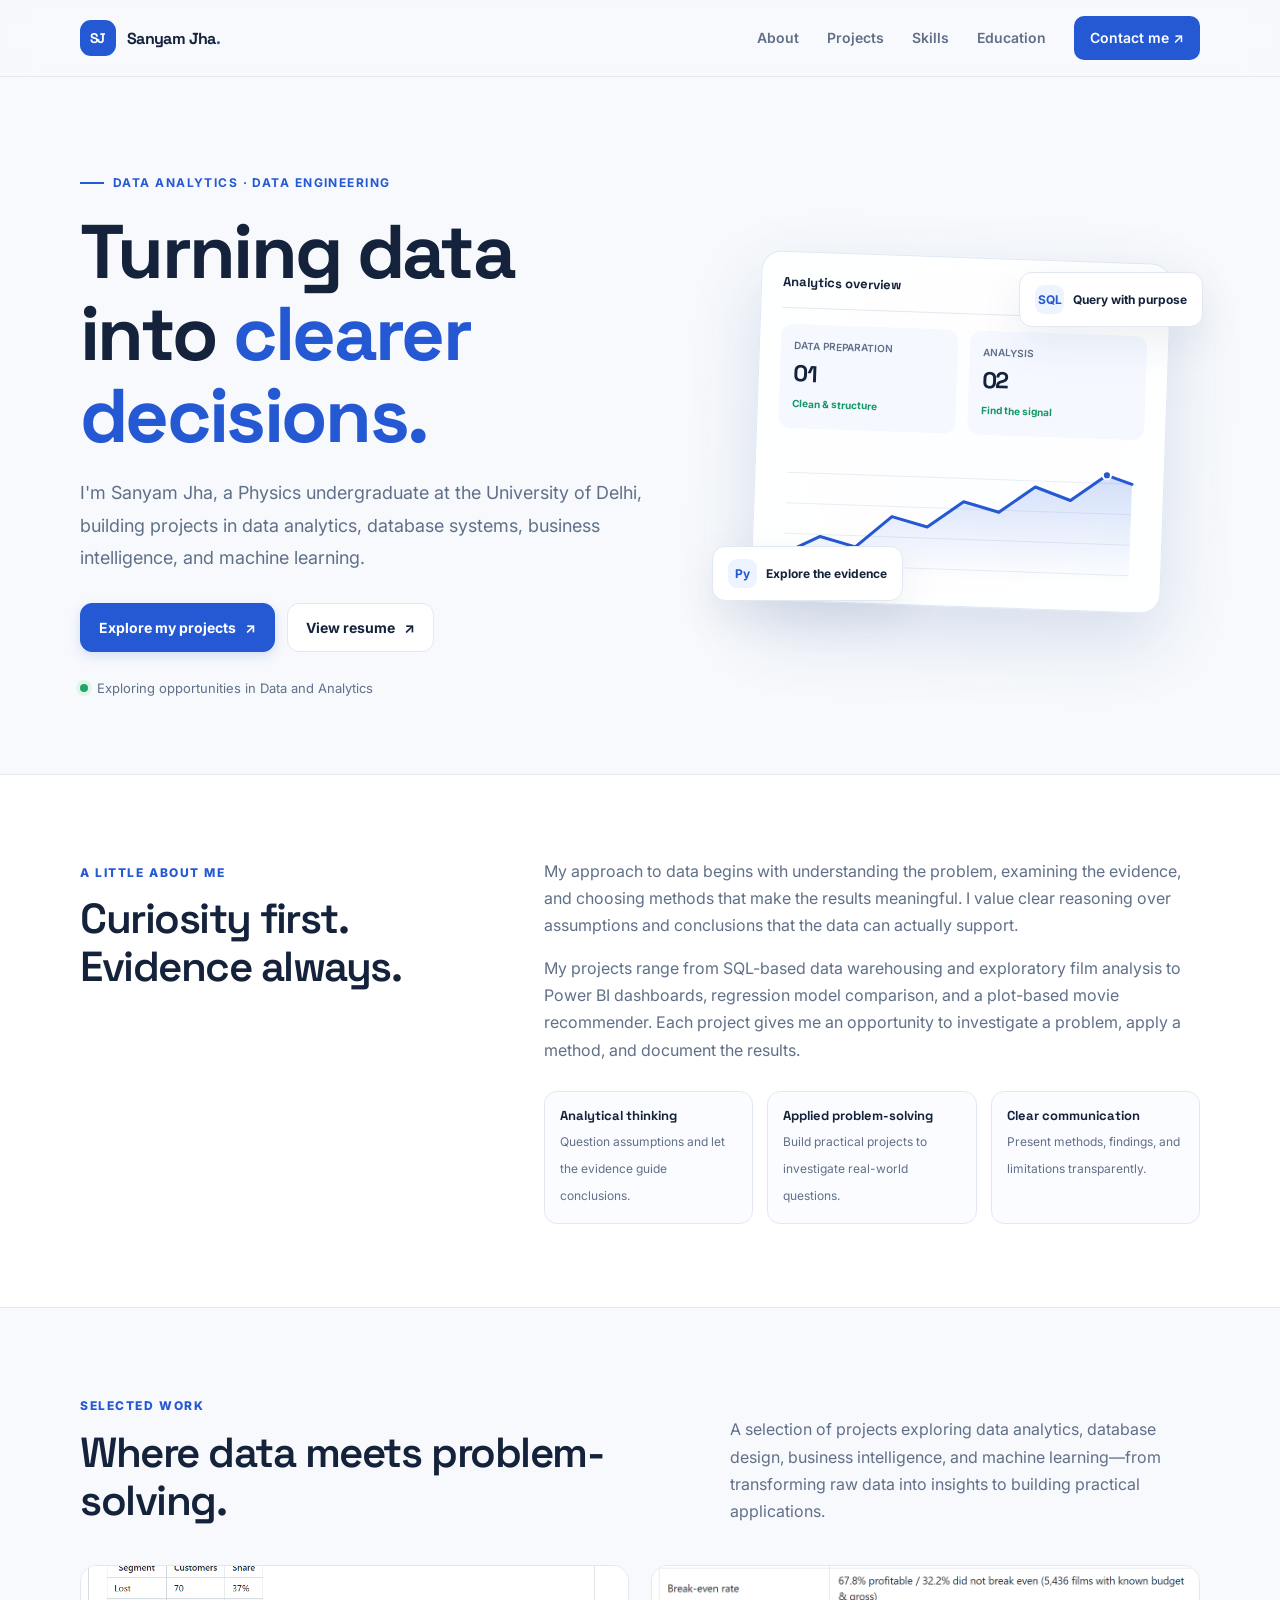
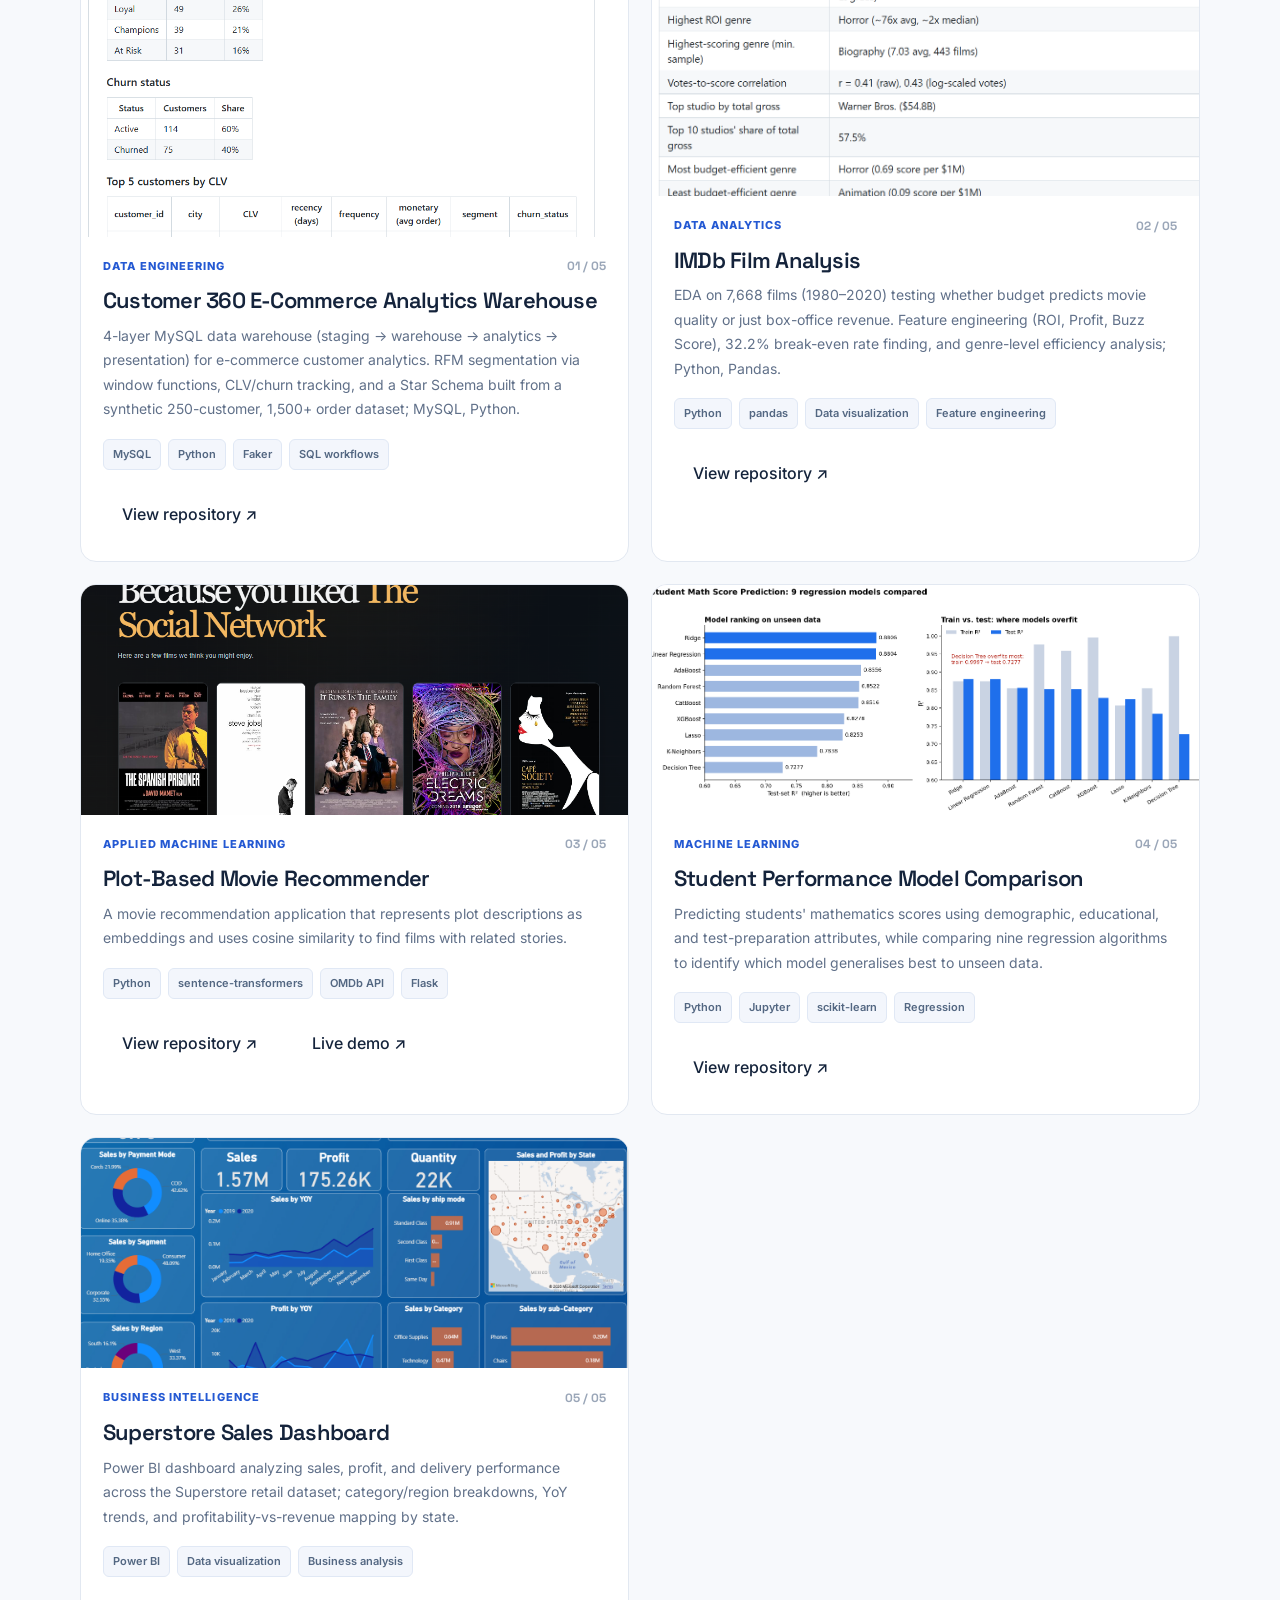
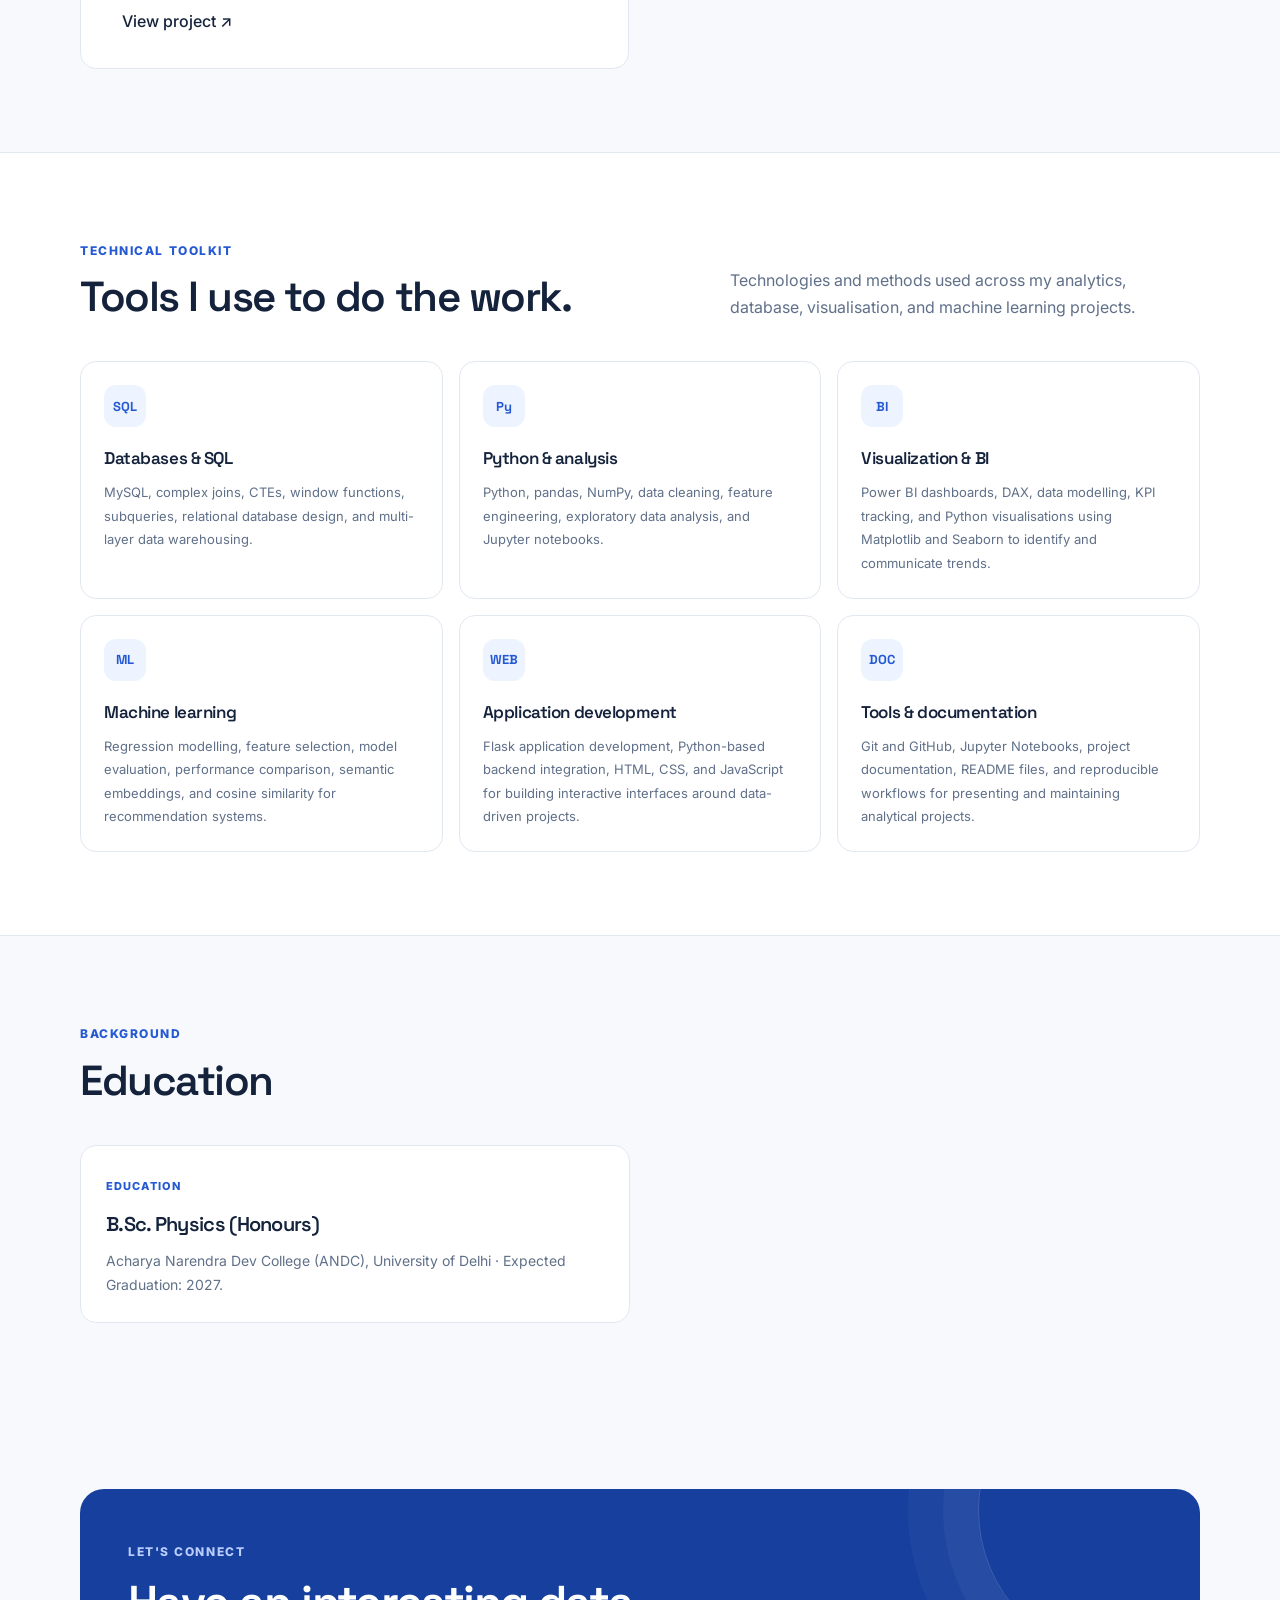
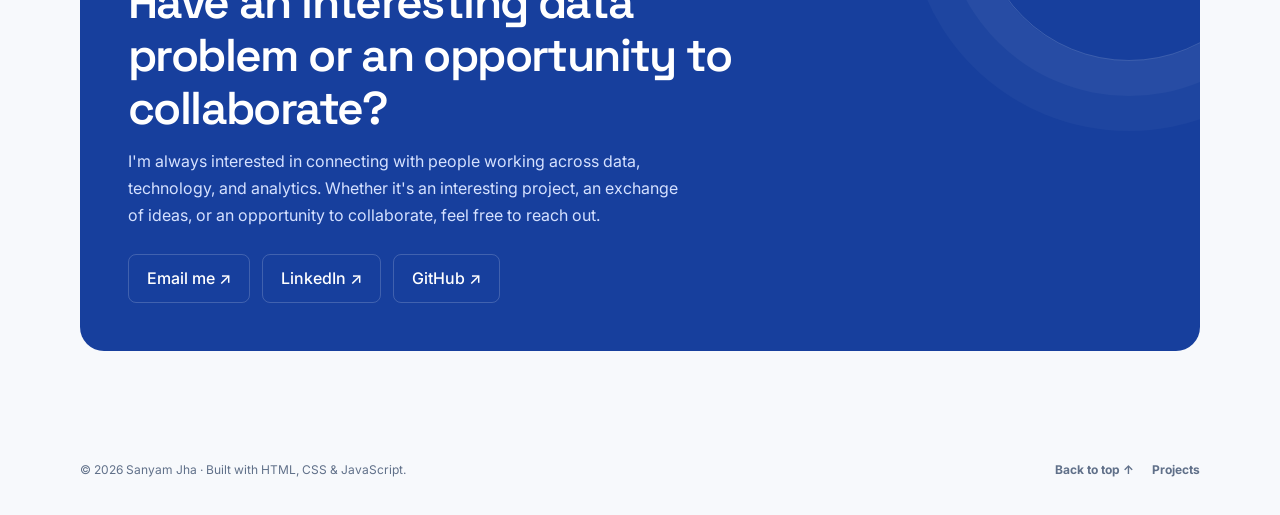
<file: Downloads/Portfolio/index.html>
<!doctype html>
<html lang="en">
<head>
  <meta charset="utf-8">
  <meta name="viewport" content="width=device-width, initial-scale=1">
  <meta name="theme-color" content="#f7f9fc">
  <meta name="description" content="Explore Sanyam Jha's portfolio of SQL data warehousing, Python data analysis, Power BI dashboards, and machine learning projects.">
  <title>Sanyam Jha — Data & Analytics Portfolio</title>
  <link rel="stylesheet" href="./style.css">

  <link rel="preconnect" href="https://fonts.googleapis.com">
  <link rel="preconnect" href="https://fonts.gstatic.com" crossorigin>
  <link href="https://fonts.googleapis.com/css2?family=Inter:wght@400;500;600;700;800&family=Space+Grotesk:wght@400;500;600;700&display=swap" rel="stylesheet">
  
  </head>
<body>
  <header class="site-header">
    <nav class="nav container" aria-label="Main navigation">
      <a class="brand" href="#home" aria-label="Sanyam Jha, home">
        <span class="brand-mark">SJ</span><span>Sanyam Jha<span style="color:var(--blue)">.</span></span>
      </a><button type="button" class="menu-toggle" id="menuToggle" aria-expanded="false" aria-controls="navLinks" aria-label="Toggle navigation menu"> Menu ☰</button>
      <div class="nav-links" id="navLinks">
        <a href="#about">About</a>
        <a href="#projects">Projects</a>
        <a href="#skills">Skills</a>
        <a href="#education">Education</a>
        <a class="nav-cta" href="#contact">Contact me ↗</a>
      </div>
    </nav>
  </header>

  <main>
    <section class="hero" id="home">
      <div class="container hero-grid">
        <div>
          <span class="eyebrow">Data Analytics · Data Engineering</span>
          <h1>Turning data into <span>clearer decisions.</span></h1>
          <p class="hero-copy">I'm Sanyam Jha, a Physics undergraduate at the University of Delhi, building projects in data analytics, database systems, business intelligence, and machine learning.</p>
          <div class="hero-actions">
            <a class="button primary" href="#projects">Explore my projects <span aria-hidden="true">↗</span></a>
            <a class="button" href="./resume.pdf" target="_blank" rel="noopener">View resume <span aria-hidden="true">↗</span></a>
          </div>
          <div class="hero-note"><span class="status-dot" aria-hidden="true"></span> Exploring opportunities in Data and Analytics</div>
          
        </div>
        <div class="hero-art" aria-label="Illustration of an analytics dashboard">
          <div class="art-glow" aria-hidden="true"></div>
          <div class="analytics-window">
            <div class="window-top"><span class="window-label">Analytics overview</span><span class="window-dots" aria-hidden="true"><i></i><i></i><i></i></span></div>
            <div class="metric-row">
              <div class="metric"><small>DATA PREPARATION</small><strong>01</strong><em>Clean & structure</em></div>
              <div class="metric"><small>ANALYSIS</small><strong>02</strong><em>Find the signal</em></div>
            </div>
            <div class="chart">
              <svg viewBox="0 0 340 125" role="img" aria-label="Decorative line chart showing a rising trend">
                <defs><linearGradient id="areaFill" x1="0" x2="0" y1="0" y2="1"><stop offset="0%" stop-color="#4e7fe8" stop-opacity=".25"/><stop offset="100%" stop-color="#4e7fe8" stop-opacity="0"/></linearGradient></defs>
                <path class="chart-grid" d="M0 20H340 M0 50H340 M0 80H340 M0 110H340"/>
                <path class="chart-area" d="M0 100 L35 82 L70 91 L105 60 L140 69 L175 43 L210 52 L245 26 L280 38 L315 12 L340 20 L340 120 L0 120Z"/>
                <path class="chart-line" d="M0 100 L35 82 L70 91 L105 60 L140 69 L175 43 L210 52 L245 26 L280 38 L315 12 L340 20"/>
                <circle cx="315" cy="12" r="4" fill="#2459d3" stroke="white" stroke-width="2"/>
              </svg>
            </div>
          </div>
          <div class="float-chip chip-one"><span class="chip-icon">SQL</span><span>Query with purpose</span></div>
          <div class="float-chip chip-two"><span class="chip-icon">Py</span><span>Explore the evidence</span></div>
        </div>
      </div>
    </section>

    <section class="about-band" id="about">
      <div class="container about-grid">
        <div><span class="section-label">A little about me</span><h2>Curiosity first.<br>Evidence always.</h2></div>
        <div class="about-copy">
          <p>My approach to data begins with understanding the problem, examining the evidence, and choosing methods that make the results meaningful. I value clear reasoning over assumptions and conclusions that the data can actually support.</p>
          <p>My projects range from SQL-based data warehousing and exploratory film analysis to Power BI dashboards, regression model comparison, and a plot-based movie recommender. Each project gives me an opportunity to investigate a problem, apply a method, and document the results.</p>
          <div class="principles">
            <div class="principle"><strong>Analytical thinking</strong><span>Question assumptions and let the evidence guide conclusions.</span></div>
            <div class="principle"><strong>Applied problem-solving</strong><span>Build practical projects to investigate real-world questions.</span></div>
            <div class="principle"><strong>Clear communication</strong><span>Present methods, findings, and limitations transparently.</span></div>
          </div>
        </div>
      </div>
    </section>

    <section id="projects">
      <div class="container">
        <div class="section-head">
          <div><span class="section-label">Selected work</span><h2>Where data meets problem-solving.</h2></div>
          <p>A selection of projects exploring data analytics, database design, business intelligence, and machine learning—from transforming raw data into insights to building practical applications.</p>
        </div>
        <div class="projects-grid">
          <article class="project-card">
            <div class="project-visual">
              <img src="images/customer-360.png" alt="Screenshot of the Customer 360 database schema or workflow" onerror="this.style.display='none'">
              <div class="visual-fallback database-visual" aria-hidden="true">
                <div class="db-table"><strong>customers</strong><span>customer_id · PK</span><span>name</span><span>segment</span></div><span class="db-link">↔</span>
                <div class="db-table"><strong>orders</strong><span>order_id · PK</span><span>customer_id · FK</span><span>order_total</span></div><span class="db-link">↔</span>
                <div class="db-table"><strong>order_items</strong><span>item_id · PK</span><span>order_id · FK</span><span>product_id</span></div>
              </div>
            </div>
            <div class="project-body">
              <div class="project-topline"><span class="project-type">Data engineering</span><span class="project-number">01 / 05</span></div>
              <h3>Customer 360 E-Commerce Analytics Warehouse</h3>
              <p>4-layer MySQL data warehouse (staging → warehouse → analytics → presentation) for e-commerce customer analytics. RFM segmentation via window functions, CLV/churn tracking, and a Star Schema built from a synthetic 250-customer, 1,500+ order dataset; MySQL, Python.</p>
              <div class="tags"><span class="tag">MySQL</span><span class="tag">Python</span><span class="tag">Faker</span><span class="tag">SQL workflows</span></div>
              <div class="project-links"><a class="text-link placeholder-link" href="https://github.com/sanyam410/customer-360-ecommerce-analytics" data-label="Customer 360 GitHub repository">View repository ↗</a></div>
            </div>
          </article>

          <article class="project-card">
            <div class="project-visual alt">
              <img src="images/imdb-analysis.png" alt="Screenshot of visualizations from the IMDb film analysis project" onerror="this.style.display='none'">
              <div class="visual-fallback mini-window" aria-hidden="true">
                <div class="mini-bar"><span>IMDb · EXPLORATORY ANALYSIS</span><span>OVERVIEW</span></div>
                <div class="mini-content"><div class="mini-box"><span>FEATURE ENGINEERING</span><b>ROI</b></div><div class="mini-box"><span>ANALYSIS</span><b>KPIs</b></div></div>
                <div class="mini-bars"><i></i><i></i><i></i><i></i><i></i><i></i></div>
              </div>
            </div>
            <div class="project-body">
              <div class="project-topline"><span class="project-type">Data analytics</span><span class="project-number">02 / 05</span></div>
              <h3>IMDb Film Analysis</h3>
              <p>EDA on 7,668 films (1980–2020) testing whether budget predicts movie quality or just box-office revenue. Feature engineering (ROI, Profit, Buzz Score), 32.2% break-even rate finding, and genre-level efficiency analysis; Python, Pandas.</p>
              <div class="tags"><span class="tag">Python</span><span class="tag">pandas</span><span class="tag">Data visualization</span><span class="tag">Feature engineering</span></div>
              <div class="project-links"><a class="text-link placeholder-link" href="https://github.com/sanyam410/IMDB-1980-2020-Analysis" data-label="IMDb Film Analysis GitHub repository">View repository ↗</a></div>
            </div>
          </article>

          <article class="project-card">
            <div class="project-visual warm">
              <img src="images/movie-recommender.png" alt="Screenshot of the movie recommender website and recommendations" onerror="this.style.display='none'">
              <div class="visual-fallback movie-visual" aria-hidden="true">           </div>
            </div>
            <div class="project-body">
              <div class="project-topline"><span class="project-type">Applied machine learning</span><span class="project-number">03 / 05</span></div>
              <h3>Plot-Based Movie Recommender</h3>
              <p>A movie recommendation application that represents plot descriptions as embeddings and uses cosine similarity to find films with related stories.</p>
              <div class="tags"><span class="tag">Python</span><span class="tag">sentence-transformers</span><span class="tag">OMDb API</span><span class="tag">Flask</span></div>
              <div class="project-links"><a class="text-link placeholder-link" href="https://github.com/sanyam410/cinematch-sanyam" data-label="Movie recommender GitHub repository">View repository ↗</a><a class="text-link placeholder-link" href="https://cinematch-sanyam.onrender.com/" data-label="Movie recommender live demo">Live demo ↗</a></div>
            </div>
          </article>

          <article class="project-card">
            <div class="project-visual purple">
              <img src="images/model_comparison.png" alt="Screenshot of student performance regression model comparison results" onerror="this.style.display='none'">
              <div class="visual-fallback model-chart" aria-hidden="true">
                
              </div>
            </div>
            <div class="project-body">
              <div class="project-topline"><span class="project-type">Machine learning</span><span class="project-number">04 / 05</span></div>
              <h3>Student Performance Model Comparison</h3>
              <p>Predicting students' mathematics scores using demographic, educational, and test-preparation attributes, while comparing nine regression algorithms to identify which model generalises best to unseen data.</p>
              <div class="tags"><span class="tag">Python</span><span class="tag">Jupyter</span><span class="tag">scikit-learn</span><span class="tag">Regression</span></div>
              <div class="project-links"><a class="text-link placeholder-link" href="https://github.com/sanyam410/Student_Performance" data-label="Student performance model comparison repository">View repository ↗</a></div>
            </div>
          </article>

          <article class="project-card">
            <div class="project-visual alt">
              <img src="images/superstore-dashboard.png" alt="Screenshot of the Power BI Superstore sales dashboard" onerror="this.style.display='none'">
              <div class="visual-fallback mini-window" aria-hidden="true">
                <div class="mini-bar"><span>SUPERSTORE SALES</span><span>POWER BI</span></div>
                <div class="mini-content"><div class="mini-box"><span>SALES</span><b>KPIs</b></div><div class="mini-box"><span>PROFIT</span><b>Trends</b></div></div>
                <div class="mini-bars"><i></i><i></i><i></i><i></i><i></i><i></i></div>
              </div>
            </div>
            <div class="project-body">
              <div class="project-topline"><span class="project-type">Business intelligence</span><span class="project-number">05 / 05</span></div>
              <h3>Superstore Sales Dashboard</h3>
              <p>Power BI dashboard analyzing sales, profit, and delivery performance across the Superstore retail dataset; category/region breakdowns, YoY trends, and profitability-vs-revenue mapping by state.</p>
              <div class="tags"><span class="tag">Power BI</span><span class="tag">Data visualization</span><span class="tag">Business analysis</span></div>
              <div class="project-links"><a class="text-link placeholder-link" href="https://github.com/sanyam410/Super_store-Dataset-Dashboard" data-label="Superstore dashboard project or report">View project ↗</a></div>
            </div>
          </article>
        </div>
      </div>
    </section>

    <section class="skills-section" id="skills">
      <div class="container">
        <div class="section-head">
          <div><span class="section-label">Technical toolkit</span><h2>Tools I use to do the work.</h2></div>
          <p>Technologies and methods used across my analytics, database, visualisation, and machine learning projects.</p>
        </div>
        <div class="skills-grid">
          <article class="skill-card"><div class="skill-icon">SQL</div><h3>Databases & SQL</h3><p>MySQL, complex joins, CTEs, window functions, subqueries, relational database design, and multi-layer data warehousing.</p></article>
          <article class="skill-card"><div class="skill-icon">Py</div><h3>Python & analysis</h3><p>Python, pandas, NumPy, data cleaning, feature engineering, exploratory data analysis, and Jupyter notebooks.</p></article>
          <article class="skill-card"><div class="skill-icon">BI</div><h3>Visualization & BI</h3><p>Power BI dashboards, DAX, data modelling, KPI tracking, and Python visualisations using Matplotlib and Seaborn to identify and communicate trends.</p></article>
          <article class="skill-card"><div class="skill-icon">ML</div><h3>Machine learning</h3><p>Regression modelling, feature selection, model evaluation, performance comparison, semantic embeddings, and cosine similarity for recommendation systems.</p></article>
          <article class="skill-card"><div class="skill-icon">WEB</div><h3>Application development</h3><p>Flask application development, Python-based backend integration, HTML, CSS, and JavaScript for building interactive interfaces around data-driven projects.</p></article>
          <article class="skill-card"><div class="skill-icon">DOC</div><h3>Tools & documentation</h3><p>Git and GitHub, Jupyter Notebooks, project documentation, README files, and reproducible workflows for presenting and maintaining analytical projects.</p></article>
        </div>
      </div>
    </section>

    <section id="education">
      <div class="container">
        <div class="section-head">
          <div><span class="section-label">Background</span><h2>Education</h2></div>
          
        </div>
        <div class="education-grid">
          <article class="info-card"><span class="info-kicker">Education</span><h3>B.Sc. Physics (Honours)</h3><p>Acharya Narendra Dev College (ANDC), University of Delhi · Expected Graduation: 2027.</p></article>
          
        </div>
      </div>
    </section>

    <section id="contact">
      <div class="container">
        <div class="contact-panel">
          <span class="section-label">Let's connect</span>
          <h2>Have an interesting data problem or an opportunity to collaborate?</h2>
          <p>I'm always interested in connecting with people working across data, technology, and analytics. Whether it's an interesting project, an exchange of ideas, or an opportunity to collaborate, feel free to reach out.</p>
          
          <div class="hero-actions">
           <a class="text-link" href="mailto:sanyamjha420@gmail.com">Email me ↗</a>
           <a class="text-link" href="https://www.linkedin.com/in/sanyamjha/" 
           target="_blank"
           rel="noopener noreferrer">LinkedIn ↗
           </a>

           <a class="text-link" href="https://github.com/sanyam410" target="_blank" rel="noopener noreferrer">
            GitHub ↗
           </a>
          </div>

          
        </div>
      </div>
    </section>
  </main>

  <footer>
    <div class="container footer-row">
      <span>© <span id="year"></span> Sanyam Jha · Built with HTML, CSS & JavaScript.</span>
      <div class="footer-links"><a href="#home">Back to top ↑</a><a href="#projects">Projects</a></div>
    </div>
  </footer>
  <script src="./script.js"></script>
</body>
</html>
</file>
<file: Downloads/Portfolio/style.css>
:root {
      --bg: #f7f9fc;
      --surface: #ffffff;
      --ink: #14233b;
      --muted: #607089;
      --line: #e2e8f1;
      --blue: #2459d3;
      --blue-dark: #1945ad;
      --blue-soft: #edf3ff;
      --mint: #eaf8f2;
      --shadow: 0 16px 44px rgba(24, 48, 88, .08);
      --radius: 20px;
      --head: "Space Grotesk", system-ui, sans-serif;
      --body: "Inter", system-ui, sans-serif;
    }
    * { box-sizing: border-box; }
    html { scroll-behavior: smooth; scroll-padding-top: 90px; }
    body {
      margin: 0;
      background: var(--bg);
      color: var(--ink);
      font: 16px/1.7 var(--body);
      -webkit-font-smoothing: antialiased;
    }
    a { color: inherit; }
    a:focus-visible, button:focus-visible { outline: 3px solid #8eb0ff; outline-offset: 4px; }
    img { max-width: 100%; display: block; }
    .container { width: min(1120px, calc(100% - 40px)); margin-inline: auto; }
    .site-header {
      position: sticky; top: 0; z-index: 20;
      background: rgba(247, 249, 252, .9);
      backdrop-filter: blur(16px);
      border-bottom: 1px solid rgba(226, 232, 241, .9);
    }
    .nav { min-height: 76px; display: flex; align-items: center; justify-content: space-between; gap: 24px; }
    .brand { display: inline-flex; align-items: center; gap: 11px; text-decoration: none; font: 800 16px var(--head); letter-spacing: -.04em; white-space: nowrap; }
    .brand-mark { width: 36px; height: 36px; display: grid; place-items: center; border-radius: 11px; background: var(--blue); color: white; font-size: 14px; letter-spacing: -.05em; }
    .nav-links { display: flex; align-items: center; gap: 28px; }
    .nav-links a { position: relative;color: var(--muted); text-decoration: none; font-size: 14px; font-weight: 600; transition: color .2s; }
    .nav-links a:hover { color: var(--blue); }
    .nav-links .nav-cta { padding: 10px 16px; border-radius: 10px; color: white; background: var(--blue); }
    .nav-links .nav-cta:hover { color: white; background: var(--blue-dark); }
    .menu-toggle { display: none; border: 1px solid var(--line); border-radius: 10px; background: white; color: var(--ink); padding: 9px 12px; font: 600 14px var(--body); }
    .hero { padding: 88px 0 74px; overflow: hidden; }
    .hero-grid { display: grid; grid-template-columns: 1.1fr .9fr; align-items: center; gap: 56px; }
    .eyebrow { display: inline-flex; align-items: center; gap: 9px; color: var(--blue); text-transform: uppercase; letter-spacing: .12em; font-size: 12px; font-weight: 700; }
    .eyebrow::before { content: ""; width: 24px; height: 2px; background: currentColor; }
    h1, h2, h3, p { margin-top: 0; }
    h1, h2, h3 { font-family: var(--head); letter-spacing: -0.035em;font-weight: 600; }
    h1 { max-width: 680px; margin: 18px 0 20px; font-size: clamp(44px, 6.2vw, 76px); line-height: 1.08; font-weight: 800; }
    h1 span { color: var(--blue); }
    .hero-copy { max-width: 600px; color: var(--muted); font-size: 18px; line-height: 1.8; margin-bottom: 28px; }
    .hero-actions { display: flex; flex-wrap: wrap; gap: 12px; }
    .button { display: inline-flex; justify-content: center; align-items: center; gap: 9px; min-height: 48px; padding: 12px 18px; border: 1px solid var(--line); border-radius: 12px; background: white; text-decoration: none; font-weight: 700; font-size: 14px; transition: transform .2s, box-shadow .2s, background .2s; }
    .button:hover { transform: translateY(-2px); box-shadow: 0 8px 22px rgba(24, 48, 88, .1); }
    .button.primary { color: white; border-color: var(--blue); background: var(--blue);box-shadow: 0 4px 12px rgba(36, 89, 211, 0.16); }
    .button.primary:hover { background: var(--blue-dark);
    border-color: var(--blue-dark);
    box-shadow: 0 6px 16px rgba(36, 89, 211, 0.24);
    transform: translateY(-2px); }
    .button svg { width: 16px; height: 16px; }
    .hero-note { display: flex; align-items: center; gap: 9px; margin-top: 25px; color: var(--muted); font-size: 13px; }
    .status-dot { width: 8px; height: 8px; border-radius: 50%; background: #20a56b; box-shadow: 0 0 0 4px #dff6e9; }
    .hero-art { min-height: 390px; position: relative; display: grid; place-items: center; }
    .art-glow { position: absolute; width: 340px; height: 340px; border-radius: 50%; background: radial-gradient(circle, #dce8ff 0, #eaf0ff 48%, rgba(247,249,252,0) 72%); }
    .analytics-window { position: relative; width: min(100%, 410px); padding: 21px; border: 1px solid #e1e8f5; border-radius: 20px; background: rgba(255,255,255,.94); box-shadow: 0 28px 70px rgba(33, 71, 145, .15); transform: rotate(2deg); }
    .window-top { display: flex; justify-content: space-between; align-items: center; padding-bottom: 17px; border-bottom: 1px solid var(--line); }
    .window-label { font: 700 13px var(--head); }
    .window-dots { display: flex; gap: 5px; }
    .window-dots i { width: 6px; height: 6px; background: #cbd5e4; border-radius: 50%; }
    .metric-row { display: grid; grid-template-columns: repeat(2,1fr); gap: 12px; margin: 16px 0; }
    .metric { padding: 13px; border-radius: 12px; background: #f5f8ff; }
    .metric small { display: block; color: var(--muted); font-size: 10px; font-weight: 600; }
    .metric strong { display: block; margin-top: 4px; font: 800 23px var(--head); letter-spacing: -.05em; }
    .metric em { color: #159765; font-style: normal; font-size: 10px; font-weight: 700; }
    .chart { height: 135px; padding: 8px 2px 0; }
    .chart svg { width: 100%; height: 100%; overflow: visible; }
    .chart-grid { stroke: #e8edf6; stroke-width: 1; }
    .chart-area { fill: url(#areaFill); }
    .chart-line { fill: none; stroke: var(--blue); stroke-width: 3; stroke-linecap: round; stroke-linejoin: round; }
    .float-chip { position: absolute; display: flex; align-items: center; gap: 9px; padding: 12px 15px; border: 1px solid var(--line); border-radius: 13px; background: white; box-shadow: var(--shadow); font-size: 12px; font-weight: 700; }
    .float-chip .chip-icon { width: 29px; height: 29px; display: grid; place-items: center; border-radius: 9px; color: var(--blue); background: var(--blue-soft); font-size: 12px; }
    .chip-one { top: 35px; right: -3px; }
    .chip-two { bottom: 26px; left: -9px; }
    section { padding: 83px 0; }
    .section-head { display: flex; justify-content: space-between; align-items: end; gap: 32px; margin-bottom: 40px; }
    .section-head h2 { margin: 10px 0 0; font-size: clamp(30px, 4vw, 42px); line-height: 1.15; }
    .section-head p { max-width: 470px; margin: 0; color: var(--muted); }
    .section-label { color: var(--blue); font-size: 12px; font-weight: 800; text-transform: uppercase; letter-spacing: .13em; }
    .about-band { background: white; border-block: 1px solid var(--line); }
    .about-grid { display: grid; grid-template-columns: .75fr 1.25fr; gap: 70px; align-items: start; }
    .about-grid h2 { margin: 10px 0 0; font-size: clamp(30px, 4vw, 42px); line-height: 1.15; }
    .about-copy p { color: var(--muted); margin-bottom: 16px; }
    .about-copy p:last-child { margin-bottom: 0; }
    .principles { display: grid; grid-template-columns: repeat(3,1fr); gap: 14px; margin-top: 27px; }
    .principle { padding: 15px; border: 1px solid var(--line); border-radius: 13px; background: #fbfcff; }
    .principle strong { display: block; margin-bottom: 3px; font: 700 13px var(--head); }
    .principle span { color: var(--muted); font-size: 12px; line-height: 1.5; }
    .projects-grid { display: grid; grid-template-columns: repeat(2,minmax(0,1fr)); gap: 22px; }
    .project-card { min-width: 0; overflow: hidden; border: 1px solid var(--line); border-radius: 16px; background: white; transition:transform .25s ease, box-shadow .25s ease, border-color .25s ease; }
    .project-card:hover { transform: translateY(-4px);
    border-color: #b8caf2;
    box-shadow: 0 14px 32px rgba(24, 48, 88, 0.10); }
    .project-visual { position: relative; display: grid; place-items: center; min-height: 230px; overflow: hidden; padding: 18px; background: #edf3ff; }
    .project-visual.alt { background: #eef8f4; }
    .project-visual.warm { background: #fff5e9; }
    .project-visual.purple { background: #f2efff; }
    .project-visual img { position: absolute; inset: 0; width: 100%; height: 100%; object-fit: cover; }
    .project-visual img:not([src]), .project-visual img[src=""] { display: none; }
    .visual-fallback { width: min(100%, 420px); }
    .mini-window { overflow: hidden; border: 1px solid rgba(30,56,97,.1); border-radius: 12px; background: rgba(255,255,255,.93); box-shadow: 0 12px 30px rgba(25,50,90,.09); }
    .mini-bar { display: flex; align-items: center; justify-content: space-between; padding: 10px 13px; border-bottom: 1px solid #e9eef6; font: 700 10px var(--head); }
    .mini-bar span:last-child { color: #8492a8; font-size: 9px; }
    .mini-content { display: grid; grid-template-columns: 1fr 1fr; gap: 9px; padding: 12px; }
    .mini-box { height: 48px; border-radius: 7px; background: #f0f4fb; padding: 8px; }
    .mini-box b { display: block; color: #1d4fc4; font: 800 15px var(--head); }
    .mini-box span { color: #8290a5; font-size: 8px; }
    .mini-bars { height: 65px; display: flex; align-items: end; gap: 7px; padding: 8px 13px 12px; border-top: 1px solid #edf1f7; }
    .mini-bars i { flex: 1; border-radius: 4px 4px 0 0; background: #8eafff; }
    .mini-bars i:nth-child(1) { height: 36%; }.mini-bars i:nth-child(2) { height: 64%; }.mini-bars i:nth-child(3) { height: 48%; }.mini-bars i:nth-child(4) { height: 82%; }.mini-bars i:nth-child(5) { height: 58%; }.mini-bars i:nth-child(6) { height: 100%; }
    .database-visual { display: flex; align-items: center; justify-content: center; gap: 10px; flex-wrap: wrap; }
    .db-table { width: 118px; overflow: hidden; border: 1px solid #d6e4df; border-radius: 9px; background: white; box-shadow: 0 8px 18px rgba(24,70,55,.06); font-size: 9px; }
    .db-table strong { display: block; padding: 8px; background: #dff4eb; color: #17684d; }
    .db-table span { display: block; padding: 5px 8px; border-top: 1px solid #edf3f0; color: #657c75; }
    .db-link { color: #1d9a70; font-size: 18px; font-weight: 700; }
    .movie-visual { display: flex; align-items: center; justify-content: center; gap: 10px; perspective: 500px; }
    .movie-poster { display: flex; align-items: end; width: 90px; height: 132px; padding: 9px; border-radius: 8px; color: white; font: 800 11px var(--head); line-height: 1.15; box-shadow: 0 10px 22px rgba(32,35,70,.15); background: linear-gradient(150deg,#172e54,#5482be); transform: rotate(-7deg); }
    .movie-poster:nth-child(2) { height: 150px; background: linear-gradient(150deg,#4c254f,#d27d78); transform: translateY(-7px); }
    .movie-poster:nth-child(3) { background: linear-gradient(150deg,#0e655f,#8fc8a4); transform: rotate(7deg); }
    .model-chart { width: 100%; max-width: 400px; padding: 15px; border: 1px solid #e5e0fa; border-radius: 12px; background: rgba(255,255,255,.92); box-shadow: 0 12px 30px rgba(58,39,130,.08); }
    .model-row { display: grid; grid-template-columns: 95px 1fr 35px; gap: 8px; align-items: center; margin: 13px 0; font-size: 9px; color: #69748b; }
    .model-track { height: 8px; border-radius: 99px; background: #eeeafb; overflow: hidden; }
    .model-fill { height: 100%; border-radius: inherit; background: #8b7be8; }
    .project-body { padding:20px 22px 22px; }
    .project-topline { display: flex; align-items: center; justify-content: space-between; gap: 12px; margin-bottom: 11px; }
    .project-type { color: var(--blue); font-size: 11px; font-weight: 800; letter-spacing: .1em; text-transform: uppercase; }
    .project-number { color: #9aa6b8; font: 700 12px var(--head); }
    .project-card h3 { margin: 0 0 9px; font-size: 22px; line-height: 1.3; letter-spacing: -.035em; }
    .project-card p { color: var(--muted); font-size: 14px; line-height: 1.75; margin: 0 0 17px; }
    .tags { display: flex; flex-wrap: wrap; gap: 7px; margin-bottom: 20px; }
    .tag { padding: 5px 9px; border: 1px solid #e0e8f5; border-radius: 6px; color: #536782;background: #f3f6fc;font-size: 11px;font-weight: 600; }
    .project-links { display: flex; flex-wrap: wrap; gap: 17px; }
    .text-link {
    display: inline-flex;
    align-items: center;
    gap: 8px;
    padding: 10px 18px;
    border: 1px solid rgba(255, 255, 255, 0.18);
    border-radius: 8px;
    color: var(--text-primary);
    text-decoration: none;
    font-weight: 500;
    transition: all 0.25s ease;
}
    .text-link:hover { color: var(--blue-dark); text-decoration: underline;text-decoration-thickness: 2px ;text-underline-offset: 4px; }
    .text-link svg { width: 14px; height: 14px; }
    .skills-section { background: white; border-block: 1px solid var(--line); }
    .skills-grid { display: grid; grid-template-columns: repeat(3,1fr); gap: 16px; }
    .skill-card { padding: 23px; border: 1px solid var(--line); border-radius: 16px; background: #fff; }
    .skill-icon { display: grid; place-items: center; width: 42px; height: 42px; margin-bottom: 17px; border-radius: 12px; color: var(--blue); background: var(--blue-soft); font: 800 13px var(--head); }
    .skill-card h3 { margin-bottom: 8px; font-size: 17px; letter-spacing: -.025em; }
    .skill-card p { margin: 0; color: var(--muted); font-size: 13px; line-height: 1.8; }
    .education-grid { display: grid; grid-template-columns: 1fr 1fr; gap: 20px; }
    .info-card { padding: 25px; border: 1px solid var(--line); border-radius: 16px; background: white; }
    .info-card h3 { margin: 9px 0 8px; font-size: 20px; }
    .info-card p { margin: 0; color: var(--muted); font-size: 14px; }
    .info-kicker { color: var(--blue); text-transform: uppercase; letter-spacing: .1em; font-size: 11px; font-weight: 800; }
    .contact-panel { position: relative; overflow: hidden; padding: 48px; border-radius: 24px; background: #173f9d; color: white; }
    .contact-panel::after { content: ""; position: absolute; width: 300px; height: 300px; right: -80px; top: -130px; border: 1px solid rgba(255,255,255,.16); border-radius: 50%; box-shadow: 0 0 0 35px rgba(255,255,255,.04), 0 0 0 70px rgba(255,255,255,.03); }
    .contact-panel .section-label { color: #b9ceff; }
    .contact-panel h2 { position: relative; z-index: 1; max-width: 650px; margin: 12px 0 13px; font-size: clamp(32px,4vw,46px); line-height: 1.15; }
    .contact-panel p { position: relative; z-index: 1; max-width: 560px; color: #d5e1ff; margin-bottom: 25px; }
    .contact-panel .button { position: relative; z-index: 1; border-color: white; }
    .contact-panel .button.primary { color: #173f9d; background: white; }
    .contact-panel .button.primary:hover { background: #edf3ff; }
    footer { padding: 26px 0 34px; }
    .footer-row { display: flex; justify-content: space-between; align-items: center; gap: 16px; color: var(--muted); font-size: 12px; }
    .footer-links { display: flex; gap: 18px; }
    .footer-links a { text-decoration: none; font-weight: 700; }
    .footer-links a:hover { color: var(--blue); }
    .notice { display: none; margin: 16px 0 0; padding: 12px 14px; border: 1px solid #f2d59a; border-radius: 10px; background: #fff9e9; color: #76541b; font-size: 13px; }
    .notice.show { display: block; }
    /* Tablet layout */
    @media (max-width: 850px) {
      .hero { padding-top: 65px; }
      .hero-grid { grid-template-columns: 1fr; gap: 22px; }
      .hero-grid > div:first-child { max-width: 700px; }
      .hero-art { min-height: 350px; min-width: 0; }
      .about-grid { grid-template-columns: 1fr; gap: 25px; }
      .skills-grid { grid-template-columns: repeat(2, minmax(0, 1fr)); }
      .section-head { align-items: flex-start; flex-direction: column; gap: 18px; }
      .section-head p { max-width: 620px; }
      .about-grid > *, .about-copy, .section-head > * { min-width: 0; }
    }

    /* Smaller tablets: give project cards enough room */
    @media (max-width: 760px) {
      .projects-grid { grid-template-columns: minmax(0, 1fr); }
      .project-card { min-width: 0; }
    }

    /* Phones and narrow tablets */
    @media (max-width: 640px) {
      .container { width: calc(100% - 30px); }
      html { scroll-padding-top: 76px; }
      .nav { min-height: 68px; gap: 12px; }
      .brand { gap: 8px; font-size: 15px; }
      .brand-mark { width: 34px; height: 34px; }
      .menu-toggle { display: inline-flex; align-items: center; justify-content: center; min-height: 42px; flex-shrink: 0; }
      .nav-links { display: none; position: absolute; top: 100%; left: 0; right: 0; padding: 12px 20px 20px; flex-direction: column; align-items: stretch; gap: 0; border-bottom: 1px solid var(--line); background: var(--bg); box-shadow: 0 15px 25px rgba(24,48,88,.06); }
      .nav-links.open { display: flex; }
      .nav-links a { display: block; padding: 13px 4px; }
      .nav-links .nav-cta { margin-top: 8px; text-align: center; }
      .hero { padding: 48px 0 42px; }
      .hero-grid { gap: 24px; }
      h1 { font-size: clamp(38px, 10.5vw, 58px); line-height: 1.08; overflow-wrap: break-word; }
      .hero-copy { font-size: 16px; line-height: 1.75; }
      .hero-actions { gap: 10px; }
      .button { min-height: 46px; padding: 11px 14px; font-size: 13px; }
      .hero-note { align-items: flex-start; line-height: 1.5; }
      .hero-art { width: 100%; min-height: 300px; margin: 0; }
      .art-glow { width: min(290px, 85vw); height: min(290px, 85vw); }
      .analytics-window { width: calc(100% - 12px); max-width: 410px; padding: 15px; }
      .metric-row { gap: 8px; }
      .metric { min-width: 0; padding: 10px; }
      .metric small { font-size: 9px; }
      .metric strong { font-size: 21px; }
      .metric em { font-size: 9px; }
      .chart { height: 115px; }
      .float-chip { gap: 7px; padding: 8px 10px; font-size: 11px; }
      .float-chip .chip-icon { width: 26px; height: 26px; flex-shrink: 0; }
      .chip-one { top: 5px; right: 0; }
      .chip-two { bottom: 3px; left: 0; }
      section { padding: 54px 0; }
      .section-head { margin-bottom: 28px; gap: 16px; }
      .section-head h2 { font-size: clamp(29px, 8vw, 38px); overflow-wrap: break-word; }
      .section-head p { font-size: 15px; line-height: 1.7; }
      .about-grid { gap: 22px; }
      .about-grid h2 { font-size: clamp(30px, 8vw, 40px); line-height: 1.15; }
      .about-copy p { font-size: 15px; line-height: 1.75; }
      .principles { grid-template-columns: 1fr; gap: 10px; margin-top: 22px; }
      .principle { padding: 15px; }
      .projects-grid, .education-grid, .skills-grid { grid-template-columns: minmax(0, 1fr); }
      .projects-grid { gap: 20px; }
      .project-card { min-width: 0; }
      .project-visual { min-height: 200px; padding: 12px; }
      .project-visual img { object-fit: contain; }
      .project-body { padding: 18px 16px 20px; }
      .project-topline { flex-wrap: wrap; gap: 8px; }
      .project-type { font-size: 10px; }
      .project-card h3 { font-size: 21px; line-height: 1.35; overflow-wrap: anywhere; }
      .project-card p { font-size: 14px; line-height: 1.75; overflow-wrap: anywhere; }
      .tags { gap: 7px; }
      .tag { max-width: 100%; overflow-wrap: anywhere; }
      .project-links { gap: 10px 14px; }
      .project-links .text-link { padding: 10px 12px; }
      .skill-card { min-width: 0; padding: 20px; }
      .skill-card h3 { font-size: 17px; }
      .skill-card p { font-size: 13px; line-height: 1.75; overflow-wrap: anywhere; }
      .info-card { padding: 21px; }
      .info-card h3 { font-size: 20px; }
      .info-card p { line-height: 1.75; overflow-wrap: anywhere; }
      .contact-panel { padding: 30px 22px; border-radius: 20px; }
      .contact-panel h2 { font-size: clamp(28px, 8vw, 38px); line-height: 1.18; overflow-wrap: anywhere; }
      .contact-panel p { font-size: 14px; line-height: 1.75; }
      .contact-panel .hero-actions { gap: 10px; }
      .contact-panel .text-link { padding: 10px 12px; font-size: 13px; }
      .footer-row { align-items: flex-start; flex-direction: column; gap: 12px; overflow-wrap: anywhere; }
      .footer-links { flex-wrap: wrap; gap: 12px 18px; }
    }

    /* Extra-small phones */
    @media (max-width: 360px) {
      .container { width: calc(100% - 28px); }
      .brand { font-size: 14px; }
      .menu-toggle { padding: 8px 10px; font-size: 13px; }
      .hero { padding: 40px 0 35px; }
      h1 { font-size: clamp(35px, 10.5vw, 42px); }
      .hero-actions .button { padding: 10px 11px; font-size: 12px; }
      .hero-art { min-height: 270px; }
      .analytics-window { padding: 11px; }
      .window-label { font-size: 12px; }
      .float-chip { padding: 7px 8px; font-size: 10px; }
      .section-head h2 { font-size: 29px; }
      .project-body { padding: 16px 14px 18px; }
      .project-card h3 { font-size: 19px; }
      .contact-panel { padding: 25px 16px; }
      .contact-panel h2 { font-size: 28px; }
      .contact-panel .text-link { padding: 9px 10px; font-size: 12px; }
      .footer-row { font-size: 11px; }
    }

    @media (prefers-reduced-motion: reduce) {
      html { scroll-behavior: auto; }
      *, *::before, *::after { transition-duration: .01ms !important; animation-duration: .01ms !important; animation-iteration-count: 1 !important; }
    }



/* Make project images look clickable */
.project-visual img {
    cursor: zoom-in;
}

/* Full-screen image viewer */
.image-lightbox {
    position: fixed;
    inset: 0;
    z-index: 9999;
    display: flex;
    align-items: center;
    justify-content: center;
    padding: 30px;
    background: rgba(10, 15, 25, 0.92);
    cursor: zoom-out;
}

/* Display the entire image without cropping */
.image-lightbox img {
    display: block;
    max-width: 95vw;
    max-height: 90vh;
    width: auto;
    height: auto;
    object-fit: contain;
    border-radius: 8px;
    box-shadow: 0 10px 50px rgba(0, 0, 0, 0.35);
}

/* Close button */
.lightbox-close {
    position: absolute;
    top: 18px;
    right: 25px;
    border: none;
    background: transparent;
    color: white;
    font-size: 36px;
    cursor: pointer;
}


/* Improve the project-image viewer on phones */
@media (max-width: 480px) {
    .image-lightbox {
        padding: 12px;
    }

    .image-lightbox img {
        max-width: 100%;
        max-height: 85vh;
        max-height: 85dvh;
    }

    .lightbox-close {
        top: 8px;
        right: 12px;
        padding: 8px;
        font-size: 32px;
    }
}
</file>
